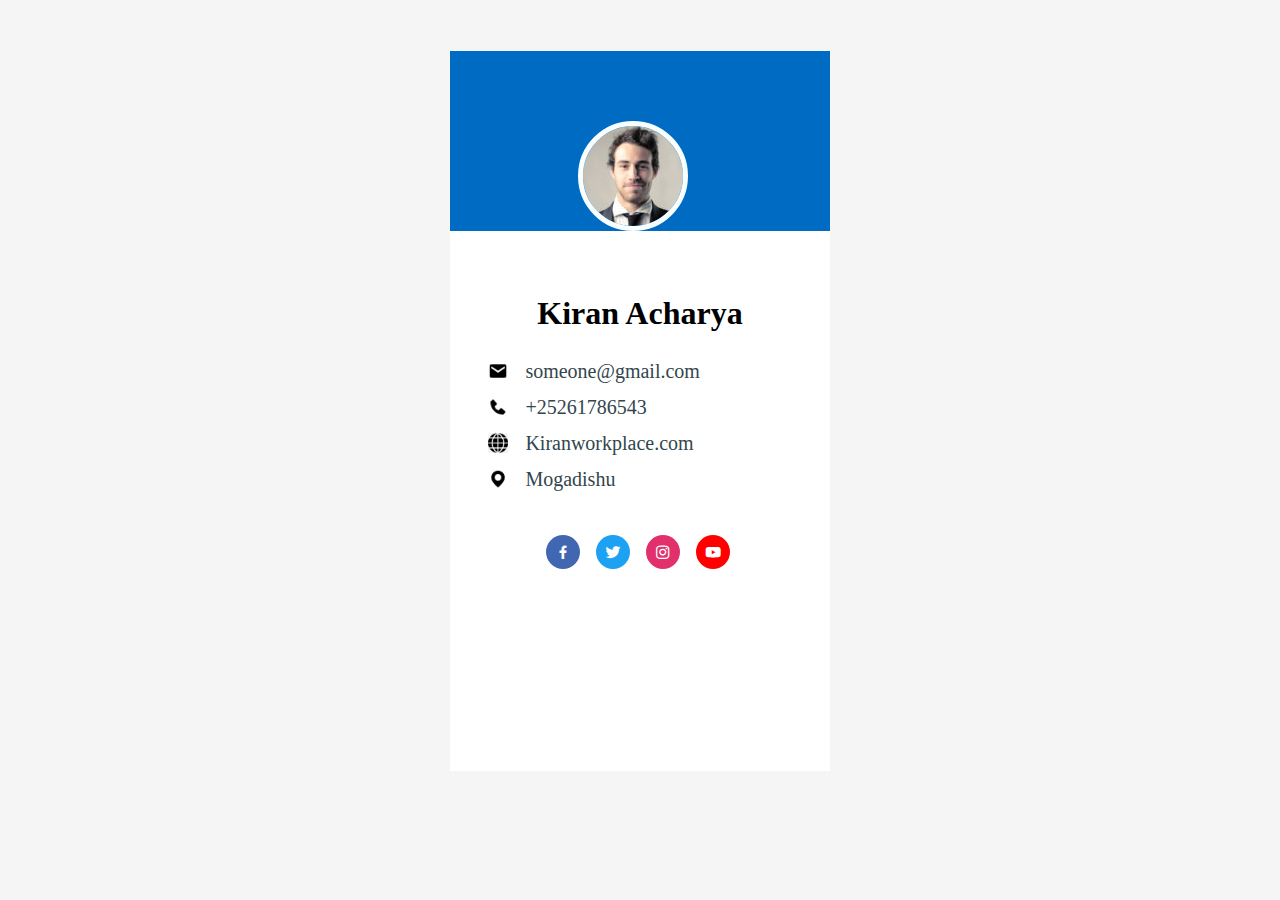
<file: index.html>
<!DOCTYPE html>
<html lang="en">
<head>
    <meta charset="UTF-8">
    <meta http-equiv="X-UA-Compatible" content="IE=edge">
    <meta name="viewport" content="width=device-width, initial-scale=1.0">
    <title>Test Eight</title>
    <link href='https://unpkg.com/boxicons@2.1.4/css/boxicons.min.css' rel='stylesheet'>
    <link rel="stylesheet" href="./style.css">
</head>
<body>
    <div id="container">
        <div class="main">
            <div class="iamge_border"><img src="./images/img.jpg" alt=""></div>
            <div class="small_body">
                <div class="header">
                    <h1>Kiran Acharya</h1>
                </div>
                <div class="lists">
                        <div class="img_text">
                            <img src="./images/email icon.png" alt="" width="20" height="20">
                            <span class="email">someone@gmail.com</span>
                        </div>
                        <div class="img_text">
                            <img src="./images/call icon.png" alt=""    width="20" height="20">
                            <span class="call">+25261786543</span>
                        </div>
                        <div class="img_text">
                            <img src="./images/web icon.png" alt="" width="20" height="20">
                            <span class="web">Kiranworkplace.com</span>
                        </div>
                        <div class="img_text">
                            <img src="./images/map icon.png" alt=""  width="20" height="20">
                            <span class="map">Mogadishu</span>
                        </div>
                        
                        
                

                </div>
                <div class="media_buttons" >
                    <a href="" class="links" style="background-color: #4267B2;">
                        <i class='bx bxl-facebook'></i>
                    </a>
                    <a href="" class="links" style="background-color: #1DA1F2;">
                        <i class='bx bxl-twitter'></i>
                    </a>
                    <a href="" class="links" style="background-color: #E1306C;">
                        <i class='bx bxl-instagram'></i>
                    </a>
                    <a href="" class="links" style="background-color: #FF0000; background-size: 20px;">
                        <i class='bx bxl-youtube'></i>
                    </a>
                </div>
                
            </div>
        </div>
    </div>
</body>
</html>
</file>
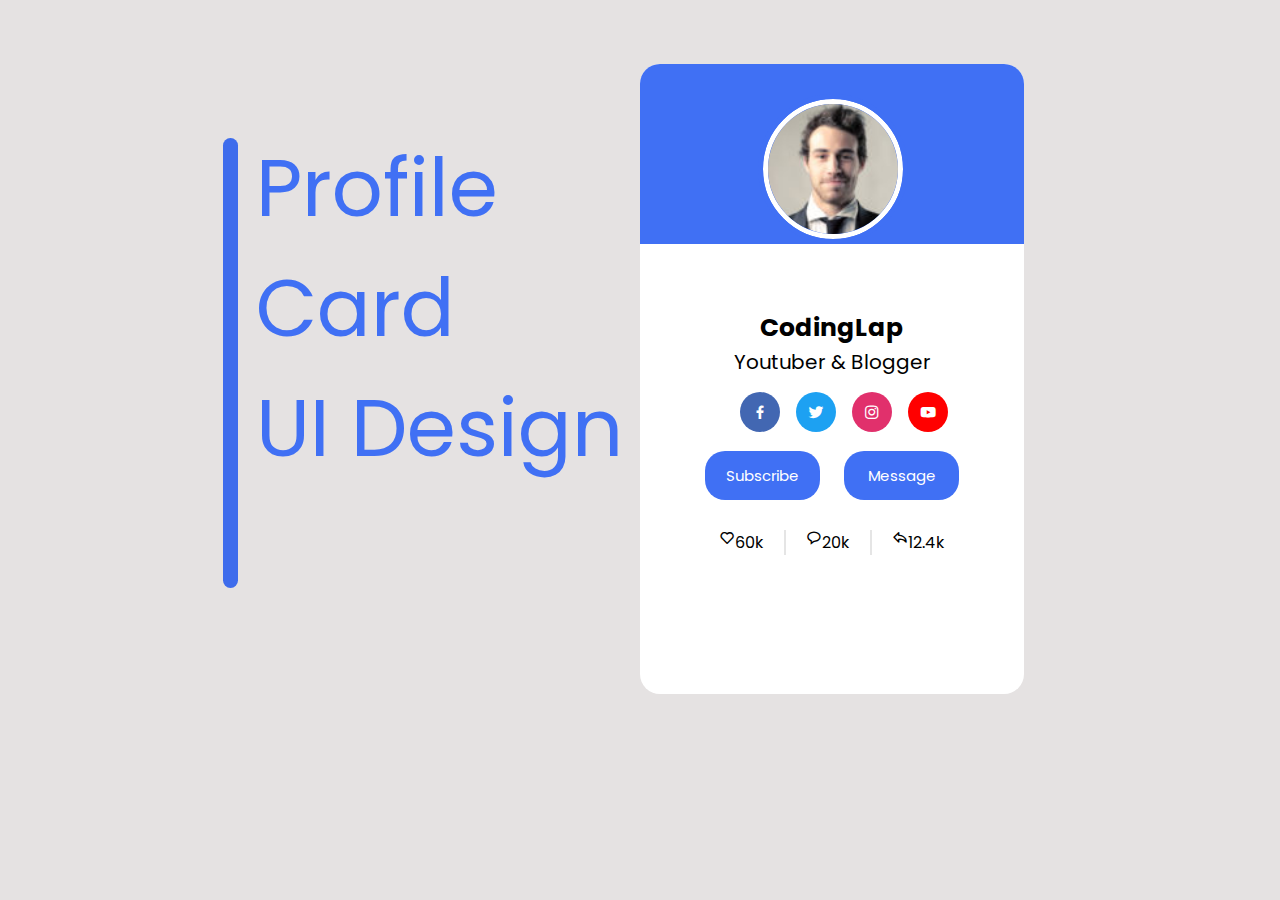
<file: Another ID card design/index.html>
<!DOCTYPE html>
<html lang="en">
<head>
    <meta charset="UTF-8">
    <meta http-equiv="X-UA-Compatible" content="IE=edge">
    <meta name="viewport" content="width=device-width, initial-scale=1.0">
    <title>Progile card</title>
    <link rel="stylesheet" href="./style.css">
    <link href='https://unpkg.com/boxicons@2.1.4/css/boxicons.min.css' rel='stylesheet'>

</head>
<body>
   
        <div class="profile_text">
            <div class="small_box"><div class="box"></div></div>
            <p> Profile <br> Card <br> UI Design</p>
        </div>
    <div class="main">
            <div class="image"><img src="./img.jpg" alt="" width="130" height="130"></div>
        
            <div class="after_image">
                <div class="data">
                    <span class="name">CodingLap</span> <br>
                    <span class="jop">Youtuber & Blogger</span>
                </div>
                <div class="media_buttons" >
                    <a href="" class="links" style="background-color: #4267B2;">
                        <i class='bx bxl-facebook'></i>
                    </a>
                    <a href="" class="links" style="background-color: #1DA1F2;">
                        <i class='bx bxl-twitter'></i>
                    </a>
                    <a href="" class="links" style="background-color: #E1306C;">
                        <i class='bx bxl-instagram'></i>
                    </a>
                    <a href="" class="links" style="background-color: #FF0000; background-size: 20px;">
                        <i class='bx bxl-youtube'></i>
                    </a>
                </div>
                <div class="buttons">
                    <button>Subscribe</button>
                    <button>Message</button>
                </div>
                
        

            </div>
            <div class="footer">
                <div class="heart">
                    <i class='bx bx-heart'></i>
                    <span>60k</span>
                </div>
                <div class="message">
                    <i class='bx bx-message-rounded'></i>
                    <span>20k</span>
                </div>
                
                <div class="share">
                    <i class='bx bx-share'></i>
                    <span>12.4k</span>
                </div>
            </div>
    </div>


   
</body>
</html>
</file>
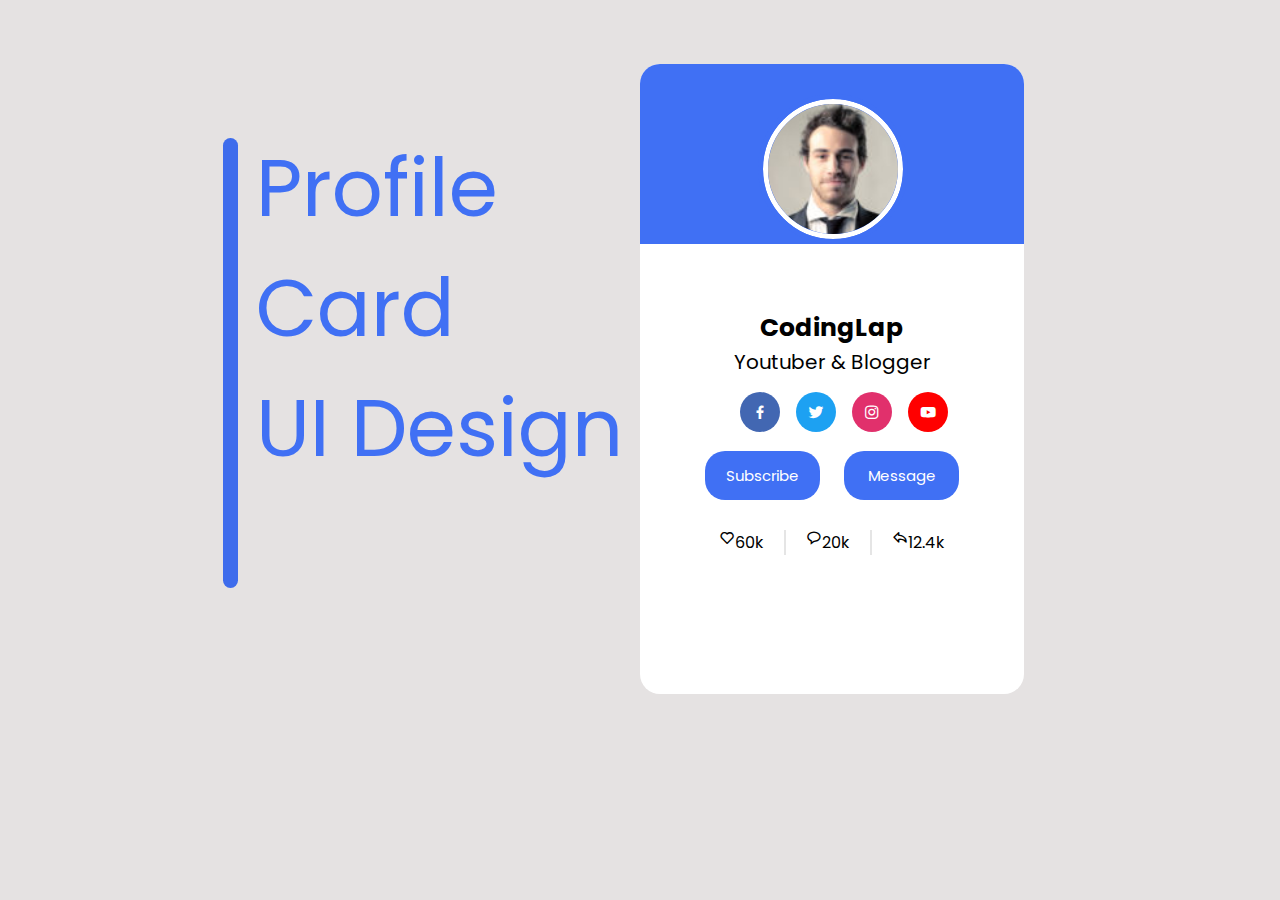
<file: Another logo design/index.html>
<!DOCTYPE html>
<html lang="en">
<head>
    <meta charset="UTF-8">
    <meta http-equiv="X-UA-Compatible" content="IE=edge">
    <meta name="viewport" content="width=device-width, initial-scale=1.0">
    <title>Progile card</title>
    <link rel="stylesheet" href="./style.css">
    <link href='https://unpkg.com/boxicons@2.1.4/css/boxicons.min.css' rel='stylesheet'>

</head>
<body>
   
        <div class="profile_text">
            <div class="small_box"><div class="box"></div></div>
            <p> Profile <br> Card <br> UI Design</p>
        </div>
    <div class="main">
            <div class="image"><img src="./img.jpg" alt="" width="130" height="130"></div>
        
            <div class="after_image">
                <div class="data">
                    <span class="name">CodingLap</span> <br>
                    <span class="jop">Youtuber & Blogger</span>
                </div>
                <div class="media_buttons" >
                    <a href="" class="links" style="background-color: #4267B2;">
                        <i class='bx bxl-facebook'></i>
                    </a>
                    <a href="" class="links" style="background-color: #1DA1F2;">
                        <i class='bx bxl-twitter'></i>
                    </a>
                    <a href="" class="links" style="background-color: #E1306C;">
                        <i class='bx bxl-instagram'></i>
                    </a>
                    <a href="" class="links" style="background-color: #FF0000; background-size: 20px;">
                        <i class='bx bxl-youtube'></i>
                    </a>
                </div>
                <div class="buttons">
                    <button>Subscribe</button>
                    <button>Message</button>
                </div>
                
        

            </div>
            <div class="footer">
                <div class="heart">
                    <i class='bx bx-heart'></i>
                    <span>60k</span>
                </div>
                <div class="message">
                    <i class='bx bx-message-rounded'></i>
                    <span>20k</span>
                </div>
                
                <div class="share">
                    <i class='bx bx-share'></i>
                    <span>12.4k</span>
                </div>
            </div>
    </div>
</body>
</html>
</file>
<file: style.css>
body{
    background-color: #F5F5F5;
}
#container{
    margin-left: auto;
    margin-right: auto;
    background-color: #FFFFFF;
    width: 30%;
    height: 80vh;
    box-sizing: border-box;
    margin-top: 4%;
}
.iamge_border{
    background-color: #006BC3;
    width: 100%;
    height: 20vh;
}
.iamge_border img{
    margin-top: 20%;
    margin-left: 35%;
    border-radius: 50%;
    outline: 5px solid #F8FEFD;
}
.small_body{
    margin-top: 17%;
}
.small_body h1{
    text-align: center;
}
.img_text{
    display: flex;
    align-items: center;
}
.small_body .lists{
    margin-left: 10%;
}
.lists span{
    display: inline-block;
    margin-left: 5%;
   text-align: justify;
   font-size: 20px;
   color: #33464D;
  
     
}
/* .lists img{float: left;
            margin-left: 10%;
            padding: 0;
            
              } */

span,.lists {
    line-height: 1.8;
}


.media_buttons{
    display: flex;
    align-items: center;
    margin-left: 23%;
    margin-top: 10%;
}
.media_buttons .links{
    text-decoration: none;
    margin: 0 8px;
    height: 34px; width: 34px;
    border-radius: 50%;
    display: flex;
    align-items: center;
    justify-content: center;
    font-size: 18px;
    color: white;

}
</file>
<file: Another ID card design/style.css>
@import url('https://fonts.googleapis.com/css2?family=Poppins:wght@600&display=swap');

*{font-family: 'Poppins', sans-serif;}
body{
    margin: 0;
    padding: 0;
    background-color: #e5e2e2;
}
.small_box,.profile_text{float: left;}
.profile_text, .main{
    height: 99vh;
    width: 50%;
    float: left;
    box-sizing: border-box;
    border: none}
.small_box{
    border: none;
    width: 40%;
    height: 99vh;
   
}
 .box{
    margin-top: 54%;
    margin-left: 87%;
    border: none;
    box-sizing: border-box;
    background-color: #3E6CEC;
    border-radius: 20px;
    width: 15px;
    height: 50vh;
}

.profile_text p{
    font-size: 80px;
    color: #4070F4;
    margin-top: 20%;
    margin-left: 30%;
    
    padding-left: 40px;
    
   
}

.main{
    border:none;
    background-color: #fff;
    overflow: hidden;
    border-radius: 20px;
    width: 30%;
    height: 70vh;
    margin: 5% 0;  
   
    
}

.main .image {
    background-color: #4070F4;
    width: 100%;
    height: 20vh;
}
.main .image img{
   margin-top: 9%;
   margin-left: 32%;
   border: 5px solid #fff;
   border-radius: 50%;
   outline: solid 5px #4070F4;
}

.after_image{
    text-align: center;
}
.after_image .data{
    text-align: center;
    margin-top: 17%;
    line-height: 1.5;
}
.data .name{
    font-size: 25px;
    font-weight: bolder;

}
.data .jop{
    font-size: 20px;
}


.after_image .media_buttons{
    display: flex;
    align-items: center;
    margin-left: 24%;
    margin-top: 4%;
}
.media_buttons .links{
    text-decoration: none;
    margin: 0 8px;
    height: 40px; width: 40px;
    border-radius: 50%;
    display: flex;
    align-items: center;
    justify-content: center;
    font-size: 18px;
    color: white;

}
/* .links {

    font-size: 25px;
    text-align: center;
    background-color: #4070F4;
    color: #fff;

}
.buttons {
    margin-top: 5%;
   
} */

.after_image .buttons{
    margin-top: 5%;
}
.buttons button{
    background-color: #4070F4;
    padding: 13px;
    width: 30%;
    font-size: 15px;
    color: #fff;
    border: none;
    border-radius: 20px;
    margin: 0 10px;
    transition: 0.5s;

}
button:hover{
    background-color: blue;
}
 .footer{
    display: flex;
    margin-top: 30px;
    justify-content: center;
    align-items: center;
    /* margin-left: 33%; */


}
.heart,.message,.share{
    display: flex;
    justify-content: center;
    border-right: 2px solid #E5E5E5;
    padding: 0 20px;
    
}
.share:last-child{
    border-right: none;
}
</file>
<file: Another logo design/style.css>
@import url('https://fonts.googleapis.com/css2?family=Poppins:wght@600&display=swap');

*{font-family: 'Poppins', sans-serif;}
body{
    margin: 0;
    padding: 0;
    background-color: #e5e2e2;
}
.small_box,.profile_text{float: left;}
.profile_text, .main{
    height: 99vh;
    width: 50%;
    float: left;
    box-sizing: border-box;
    border: none}
.small_box{
    border: none;
    width: 40%;
    height: 99vh;
   
}
 .box{
    margin-top: 54%;
    margin-left: 87%;
    border: none;
    box-sizing: border-box;
    background-color: #3E6CEC;
    border-radius: 20px;
    width: 15px;
    height: 50vh;
}

.profile_text p{
    font-size: 80px;
    color: #4070F4;
    margin-top: 20%;
    margin-left: 30%;
    
    padding-left: 40px;
    
   
}

.main{
    border:none;
    background-color: #fff;
    overflow: hidden;
    border-radius: 20px;
    width: 30%;
    height: 70vh;
    margin: 5% 0;  
   
    
}

.main .image {
    background-color: #4070F4;
    width: 100%;
    height: 20vh;
}
.main .image img{
   margin-top: 9%;
   margin-left: 32%;
   border: 5px solid #fff;
   border-radius: 50%;
   outline: solid 5px #4070F4;
}

.after_image{
    text-align: center;
}
.after_image .data{
    text-align: center;
    margin-top: 17%;
    line-height: 1.5;
}
.data .name{
    font-size: 25px;
    font-weight: bolder;

}
.data .jop{
    font-size: 20px;
}


.after_image .media_buttons{
    display: flex;
    align-items: center;
    margin-left: 24%;
    margin-top: 4%;
}
.media_buttons .links{
    text-decoration: none;
    margin: 0 8px;
    height: 40px; width: 40px;
    border-radius: 50%;
    display: flex;
    align-items: center;
    justify-content: center;
    font-size: 18px;
    color: white;

}
/* .links {

    font-size: 25px;
    text-align: center;
    background-color: #4070F4;
    color: #fff;

}
.buttons {
    margin-top: 5%;
   
} */

.after_image .buttons{
    margin-top: 5%;
}
.buttons button{
    background-color: #4070F4;
    padding: 13px;
    width: 30%;
    font-size: 15px;
    color: #fff;
    border: none;
    border-radius: 20px;
    margin: 0 10px;
    transition: 0.5s;

}
button:hover{
    background-color: blue;
}
 .footer{
    display: flex;
    margin-top: 30px;
    justify-content: center;
    align-items: center;
    /* margin-left: 33%; */


}
.heart,.message,.share{
    display: flex;
    justify-content: center;
    border-right: 2px solid #E5E5E5;
    padding: 0 20px;
    
}
.share:last-child{
    border-right: none;
}
</file>
